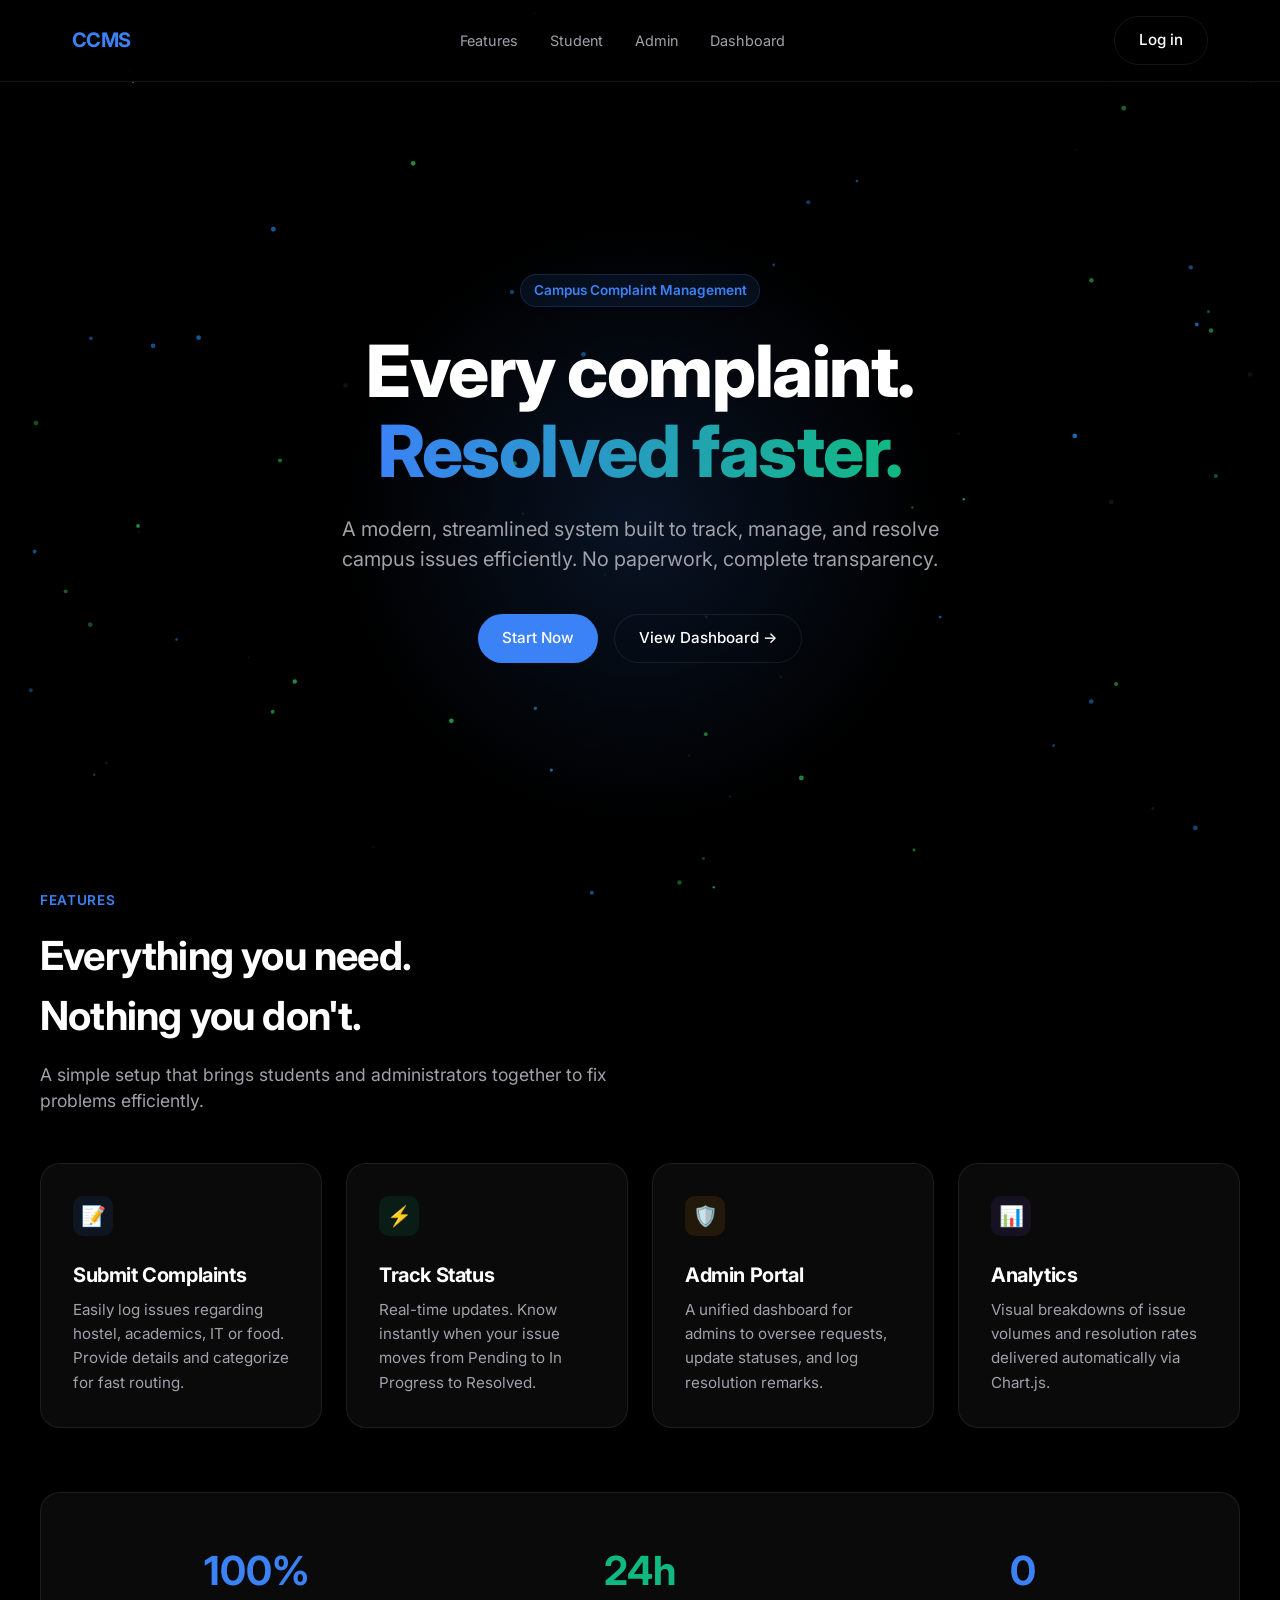
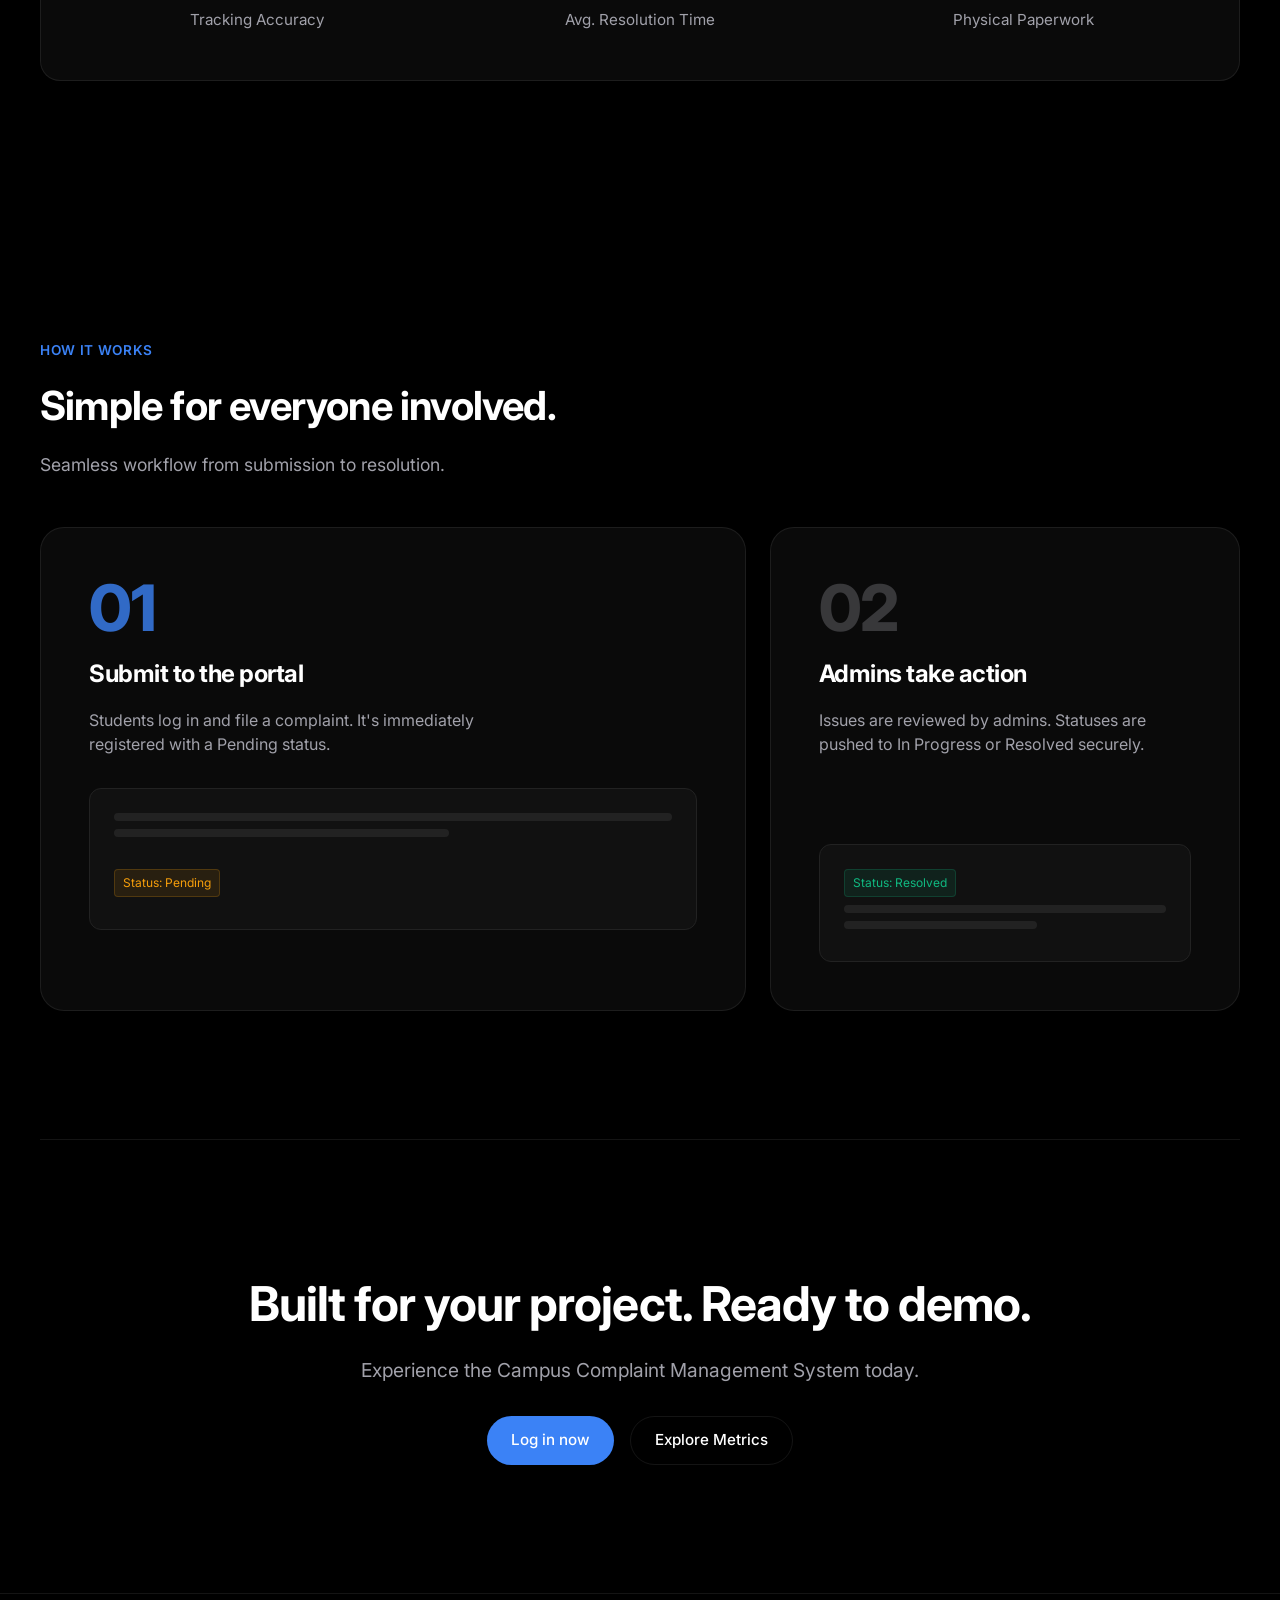
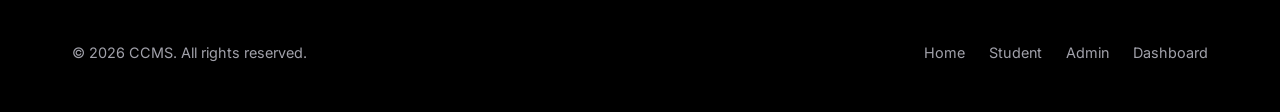
<file: landing.html>
<!DOCTYPE html>
<html lang="en">
<head>
  <meta charset="UTF-8">
  <meta name="viewport" content="width=device-width, initial-scale=1.0">
  <title>CCMS - Campus Complaint Management System</title>
  <style>
    @import url('https://fonts.googleapis.com/css2?family=Inter:wght@300;400;500;600;700;800&display=swap');

    :root {
      --bg-color: #000000;
      --card-bg: #0a0a0a;
      --card-border: rgba(255, 255, 255, 0.08);
      --text-main: #ffffff;
      --text-muted: #a1a1aa;
      --primary: #3b82f6; /* Blue */
      --primary-gradient: linear-gradient(135deg, #3b82f6 0%, #8b5cf6 100%);
      --green: #10b981;
    }

    * { box-sizing: border-box; margin: 0; padding: 0; }

    body {
      font-family: 'Inter', sans-serif;
      background-color: var(--bg-color);
      color: var(--text-main);
      line-height: 1.5;
      overflow-x: hidden;
    }

    h1, h2, h3, h4 { letter-spacing: -0.02em; }
    a { text-decoration: none; color: inherit; }

    .container { max-width: 1200px; margin: 0 auto; padding: 0 2rem; }

    .btn {
      display: inline-flex; align-items: center; justify-content: center;
      padding: 0.75rem 1.5rem; border-radius: 9999px; font-weight: 500;
      font-size: 0.95rem; transition: all 0.2s ease; cursor: default;
    }
    .btn-primary { background-color: var(--primary); color: #fff; border: none; }
    .btn-primary:hover { background-color: #2563eb; transform: scale(1.02); }
    .btn-outline { background-color: transparent; color: #fff; border: 1px solid var(--card-border); }
    .btn-outline:hover { background-color: rgba(255, 255, 255, 0.05); border-color: rgba(255, 255, 255, 0.2); }

    .navbar {
      position: fixed; top: 0; width: 100%; z-index: 50;
      background: rgba(0, 0, 0, 0.6); backdrop-filter: blur(12px);
      border-bottom: 1px solid var(--card-border); padding: 1rem 0;
    }
    .nav-container { display: flex; justify-content: space-between; align-items: center; }
    .logo { font-weight: 700; font-size: 1.25rem; color: var(--primary); letter-spacing: -0.03em; }
    .nav-links { display: flex; gap: 2rem; }
    .nav-links a { font-size: 0.9rem; color: var(--text-muted); transition: color 0.2s; }
    .nav-links a:hover { color: var(--text-main); }

    .hero { position: relative; padding: 12rem 0 8rem; text-align: center; display: flex; flex-direction: column; align-items: center; }
    .hero::before {
      content: ''; position: absolute; top: 20%; left: 50%; transform: translateX(-50%);
      width: 600px; height: 600px; background: radial-gradient(circle, rgba(59, 130, 246, 0.15) 0%, rgba(0,0,0,0) 70%); pointer-events: none; z-index: -1;
    }
    .badge {
      display: inline-block; padding: 0.35rem 0.8rem; background: rgba(59, 130, 246, 0.1);
      border: 1px solid rgba(59, 130, 246, 0.2); border-radius: 999px; color: var(--primary);
      font-size: 0.85rem; font-weight: 600; margin-bottom: 1.5rem;
    }
    .hero h1 { font-size: 4.5rem; font-weight: 800; line-height: 1.1; margin-bottom: 1.5rem; max-width: 800px; }
    .gradient-text-green { background: linear-gradient(to right, #3b82f6, #10b981); -webkit-background-clip: text; -webkit-text-fill-color: transparent; }
    .hero p { color: var(--text-muted); font-size: 1.25rem; max-width: 600px; margin-bottom: 2.5rem; }
    .hero-buttons { display: flex; gap: 1rem; justify-content: center; }

    .section-tag { font-size: 0.85rem; font-weight: 600; color: var(--primary); text-transform: uppercase; letter-spacing: 0.05em; margin-bottom: 1rem; display: inline-block; }
    .features-section { padding: 6rem 0; }
    .section-title { font-size: 2.5rem; font-weight: 700; margin-bottom: 1rem; }
    .section-subtitle { color: var(--text-muted); font-size: 1.1rem; margin-bottom: 3rem; max-width: 600px; }
    .features-grid { display: grid; grid-template-columns: repeat(auto-fit, minmax(280px, 1fr)); gap: 1.5rem; }
    .feature-card { background: var(--card-bg); border: 1px solid var(--card-border); border-radius: 20px; padding: 2rem; transition: transform 0.3s ease, background 0.3s ease; }
    .feature-card:hover { background: rgba(255, 255, 255, 0.05); transform: translateY(-2px); }
    .feature-icon { width: 40px; height: 40px; border-radius: 10px; display: flex; align-items: center; justify-content: center; margin-bottom: 1.5rem; font-size: 1.25rem; }
    .icon-blue { background: rgba(59, 130, 246, 0.1); color: #3b82f6; }
    .icon-green { background: rgba(16, 185, 129, 0.1); color: #10b981; }
    .icon-orange { background: rgba(245, 158, 11, 0.1); color: #f59e0b; }
    .icon-purple { background: rgba(139, 92, 246, 0.1); color: #8b5cf6; }
    .feature-card h3 { font-size: 1.25rem; margin-bottom: 0.5rem; }
    .feature-card p { color: var(--text-muted); font-size: 0.95rem; line-height: 1.6; }

    .stats-row { display: grid; grid-template-columns: repeat(3, 1fr); gap: 1rem; padding: 2rem; background: var(--card-bg); border: 1px solid var(--card-border); border-radius: 20px; margin: 4rem 0 6rem; text-align: center; }
    .stat-item { padding: 1rem; }
    .stat-value { font-size: 2.5rem; font-weight: 700; color: var(--primary); margin-bottom: 0.5rem; }
    .stat-value.green { color: var(--green); }
    .stat-label { color: var(--text-muted); font-size: 0.95rem; }

    .bento-section { padding: 4rem 0 8rem; }
    .bento-grid { display: grid; grid-template-columns: 1.5fr 1fr; gap: 1.5rem; }
    .bento-card { background: var(--card-bg); border: 1px solid var(--card-border); border-radius: 24px; padding: 3rem; position: relative; overflow: hidden; }
    .bento-card h3 { font-size: 4rem; font-weight: 800; color: var(--primary); opacity: 0.8; margin-bottom: 1rem; line-height: 1; }
    .bento-card.second h3 { color: var(--text-muted); opacity: 0.3; }
    .bento-card h4 { font-size: 1.5rem; margin-bottom: 1rem; }
    .bento-card p { color: var(--text-muted); max-width: 400px; }
    
    .bento-ui { margin-top: 2rem; padding: 1.5rem; background: #111; border: 1px solid #222; border-radius: 12px; }
    .bento-badge { display: inline-block; padding: 0.25rem 0.5rem; background: rgba(16, 185, 129, 0.1); color: var(--green); border-radius: 4px; font-size: 0.75rem; margin-bottom: 0.5rem; border: 1px solid rgba(16, 185, 129, 0.2); }
    .ui-skeleton { height: 8px; background: #222; border-radius: 4px; margin-bottom: 8px; }
    .ui-skeleton.short { width: 60%; }

    .cta-section { padding: 8rem 0; text-align: center; border-top: 1px solid var(--card-border); }
    .cta-section h2 { font-size: 3rem; margin-bottom: 1rem; }
    .cta-section p { color: var(--text-muted); font-size: 1.2rem; margin-bottom: 2rem; }

    .footer { border-top: 1px solid var(--card-border); padding: 3rem 0; color: var(--text-muted); font-size: 0.9rem; }
    .footer-container { display: flex; justify-content: space-between; align-items: center; }
    .footer-links { display: flex; gap: 1.5rem; }
    .footer-links a:hover { color: var(--text-main); }
    
    #bg-canvas {
      position: fixed;
      top: 0;
      left: 0;
      width: 100vw;
      height: 100vh;
      z-index: 0;
      pointer-events: none;
    }
    .navbar, .hero, .features-section, .bento-section, .cta-section, .footer {
      position: relative;
      z-index: 1;
    }
  </style>
</head>
<body>

  <!-- Navbar -->
  <nav class="navbar">
    <div class="container nav-container">
      <a href="index.html" class="logo">CCMS</a>
      <div class="nav-links">
        <a href="#features">Features</a>
        <a href="student.html">Student</a>
        <a href="admin.html">Admin</a>
        <a href="dashboard.html">Dashboard</a>
      </div>
      <div class="nav-actions">
        <a href="index.html" class="btn btn-outline">Log in</a>
      </div>
    </div>
  </nav>

  <!-- Hero Section -->
  <header class="hero container">
    <div class="badge">Campus Complaint Management</div>
    <h1>Every complaint.<br><span class="gradient-text-green">Resolved faster.</span></h1>
    <p>A modern, streamlined system built to track, manage, and resolve campus issues efficiently. No paperwork, complete transparency.</p>
    <div class="hero-buttons">
      <a href="index.html" class="btn btn-primary">Start Now</a>
      <a href="dashboard.html" class="btn btn-outline">View Dashboard →</a>
    </div>
  </header>

  <!-- Features Section -->
  <section id="features" class="features-section container">
    <span class="section-tag">Features</span>
    <h2 class="section-title">Everything you need.<br>Nothing you don't.</h2>
    <p class="section-subtitle">A simple setup that brings students and administrators together to fix problems efficiently.</p>

    <div class="features-grid">
      <div class="feature-card">
        <div class="feature-icon icon-blue">📝</div>
        <h3>Submit Complaints</h3>
        <p>Easily log issues regarding hostel, academics, IT or food. Provide details and categorize for fast routing.</p>
      </div>
      <div class="feature-card">
        <div class="feature-icon icon-green">⚡</div>
        <h3>Track Status</h3>
        <p>Real-time updates. Know instantly when your issue moves from Pending to In Progress to Resolved.</p>
      </div>
      <div class="feature-card">
        <div class="feature-icon icon-orange">🛡️</div>
        <h3>Admin Portal</h3>
        <p>A unified dashboard for admins to oversee requests, update statuses, and log resolution remarks.</p>
      </div>
      <div class="feature-card">
        <div class="feature-icon icon-purple">📊</div>
        <h3>Analytics</h3>
        <p>Visual breakdowns of issue volumes and resolution rates delivered automatically via Chart.js.</p>
      </div>
    </div>

    <!-- Stats Row -->
    <div class="stats-row">
      <div class="stat-item">
        <div class="stat-value primary">100%</div>
        <div class="stat-label">Tracking Accuracy</div>
      </div>
      <div class="stat-item">
        <div class="stat-value green">24h</div>
        <div class="stat-label">Avg. Resolution Time</div>
      </div>
      <div class="stat-item">
        <div class="stat-value">0</div>
        <div class="stat-label">Physical Paperwork</div>
      </div>
    </div>
  </section>

  <!-- Bento Section -->
  <section class="bento-section container">
    <span class="section-tag">How it works</span>
    <h2 class="section-title">Simple for everyone involved.</h2>
    <p class="section-subtitle">Seamless workflow from submission to resolution.</p>

    <div class="bento-grid">
      <div class="bento-card">
        <h3>01</h3>
        <h4>Submit to the portal</h4>
        <p>Students log in and file a complaint. It's immediately registered with a Pending status.</p>
        
        <div class="bento-ui">
          <div class="ui-skeleton"></div>
          <div class="ui-skeleton short"></div>
          <br>
          <div class="bento-badge" style="background: rgba(245, 158, 11, 0.1); color: #f59e0b; border-color: rgba(245, 158, 11, 0.2);">Status: Pending</div>
        </div>
      </div>
      
      <div class="bento-card second">
        <h3>02</h3>
        <h4>Admins take action</h4>
        <p>Issues are reviewed by admins. Statuses are pushed to In Progress or Resolved securely.</p>
        
        <div class="bento-ui" style="margin-top: 5.5rem;">
          <div class="bento-badge">Status: Resolved</div>
          <div class="ui-skeleton"></div>
          <div class="ui-skeleton short"></div>
        </div>
      </div>
    </div>
  </section>

  <!-- CTA Section -->
  <section class="cta-section container">
    <h2>Built for your project. Ready to demo.</h2>
    <p>Experience the Campus Complaint Management System today.</p>
    <div class="hero-buttons">
      <a href="index.html" class="btn btn-primary">Log in now</a>
      <a href="dashboard.html" class="btn btn-outline">Explore Metrics</a>
    </div>
  </section>

  <!-- Footer -->
  <footer class="footer">
    <div class="container footer-container">
      <div>&copy; 2026 CCMS. All rights reserved.</div>
      <div class="footer-links">
        <a href="index.html">Home</a>
        <a href="student.html">Student</a>
        <a href="admin.html">Admin</a>
        <a href="dashboard.html">Dashboard</a>
      </div>
    </div>
  </footer>

  <script src="supabase.js"></script>

  <canvas id="bg-canvas"></canvas>
  <script>
    document.addEventListener('DOMContentLoaded', () => {
      const canvas = document.getElementById('bg-canvas');
      const ctx = canvas.getContext('2d');
      
      let width, height;
      function resize() {
        width = window.innerWidth;
        height = window.innerHeight;
        canvas.width = width;
        canvas.height = height;
      }
      window.addEventListener('resize', resize);
      resize();

      const particles = [];
      const numParticles = 80;
      const colors = ['#2997ff', '#30d158', '#ffffff20'];
      
      let mouse = { x: -1000, y: -1000 };
      
      document.addEventListener('mousemove', (e) => {
        mouse.x = e.clientX;
        mouse.y = e.clientY;
      });
      document.addEventListener('mouseleave', () => {
        mouse.x = -1000;
        mouse.y = -1000;
      });
      
      for (let i = 0; i < numParticles; i++) {
        const size = Math.random() * 3 + 2; // 2 to 5px
        const color = colors[Math.floor(Math.random() * colors.length)];
        const opacity = Math.random() * 0.4 + 0.3; // 0.3 to 0.7
        
        const x = Math.random() * width;
        const y = Math.random() * height;
        
        particles.push({
          x: x,
          y: y,
          originX: x,
          originY: y,
          vx: (Math.random() - 0.5) * 0.5,
          vy: (Math.random() - 0.5) * 0.5,
          size: size,
          color: color,
          opacity: opacity
        });
      }

      function animate() {
        ctx.clearRect(0, 0, width, height);
        
        const ease = 0.05;
        
        particles.forEach(p => {
          p.originX += p.vx;
          p.originY += p.vy;
          
          if (p.originX < 0) p.originX = width;
          if (p.originX > width) p.originX = 0;
          if (p.originY < 0) p.originY = height;
          if (p.originY > height) p.originY = 0;
          
          const dx = p.originX - mouse.x;
          const dy = p.originY - mouse.y;
          const dist = Math.sqrt(dx * dx + dy * dy);
          
          let targetX = p.originX;
          let targetY = p.originY;
          
          if (dist < 120) {
            const angle = Math.atan2(dy, dx);
            const force = (120 - dist) / 120;
            const pushDist = force * 60; 
            targetX = p.originX + Math.cos(angle) * pushDist;
            targetY = p.originY + Math.sin(angle) * pushDist;
          }
          
          p.x += (targetX - p.x) * ease;
          p.y += (targetY - p.y) * ease;
          
          ctx.beginPath();
          ctx.fillStyle = p.color;
          ctx.globalAlpha = p.opacity;
          ctx.arc(p.x, p.y, p.size / 2, 0, Math.PI * 2);
          ctx.fill();
        });
        
        requestAnimationFrame(animate);
      }
      
      animate();
    });
  </script>
</body>
</html>
</file>
